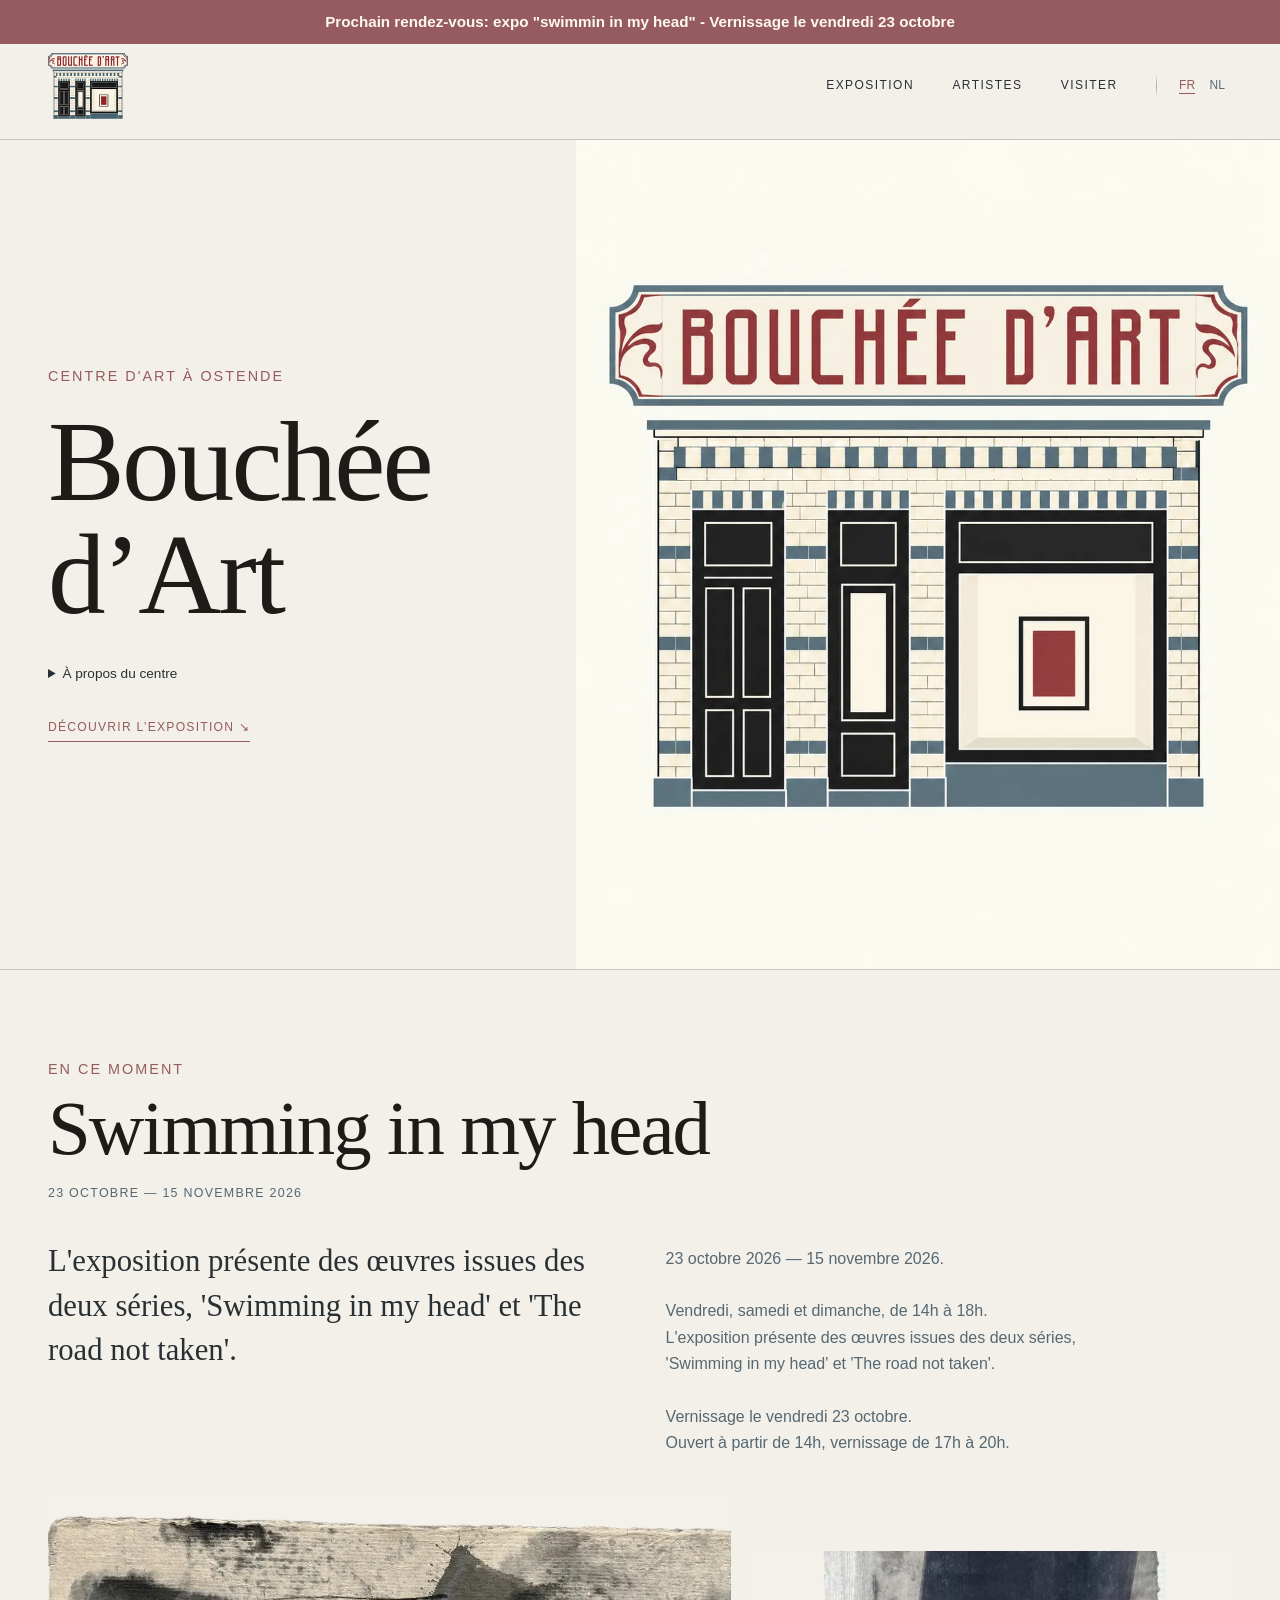
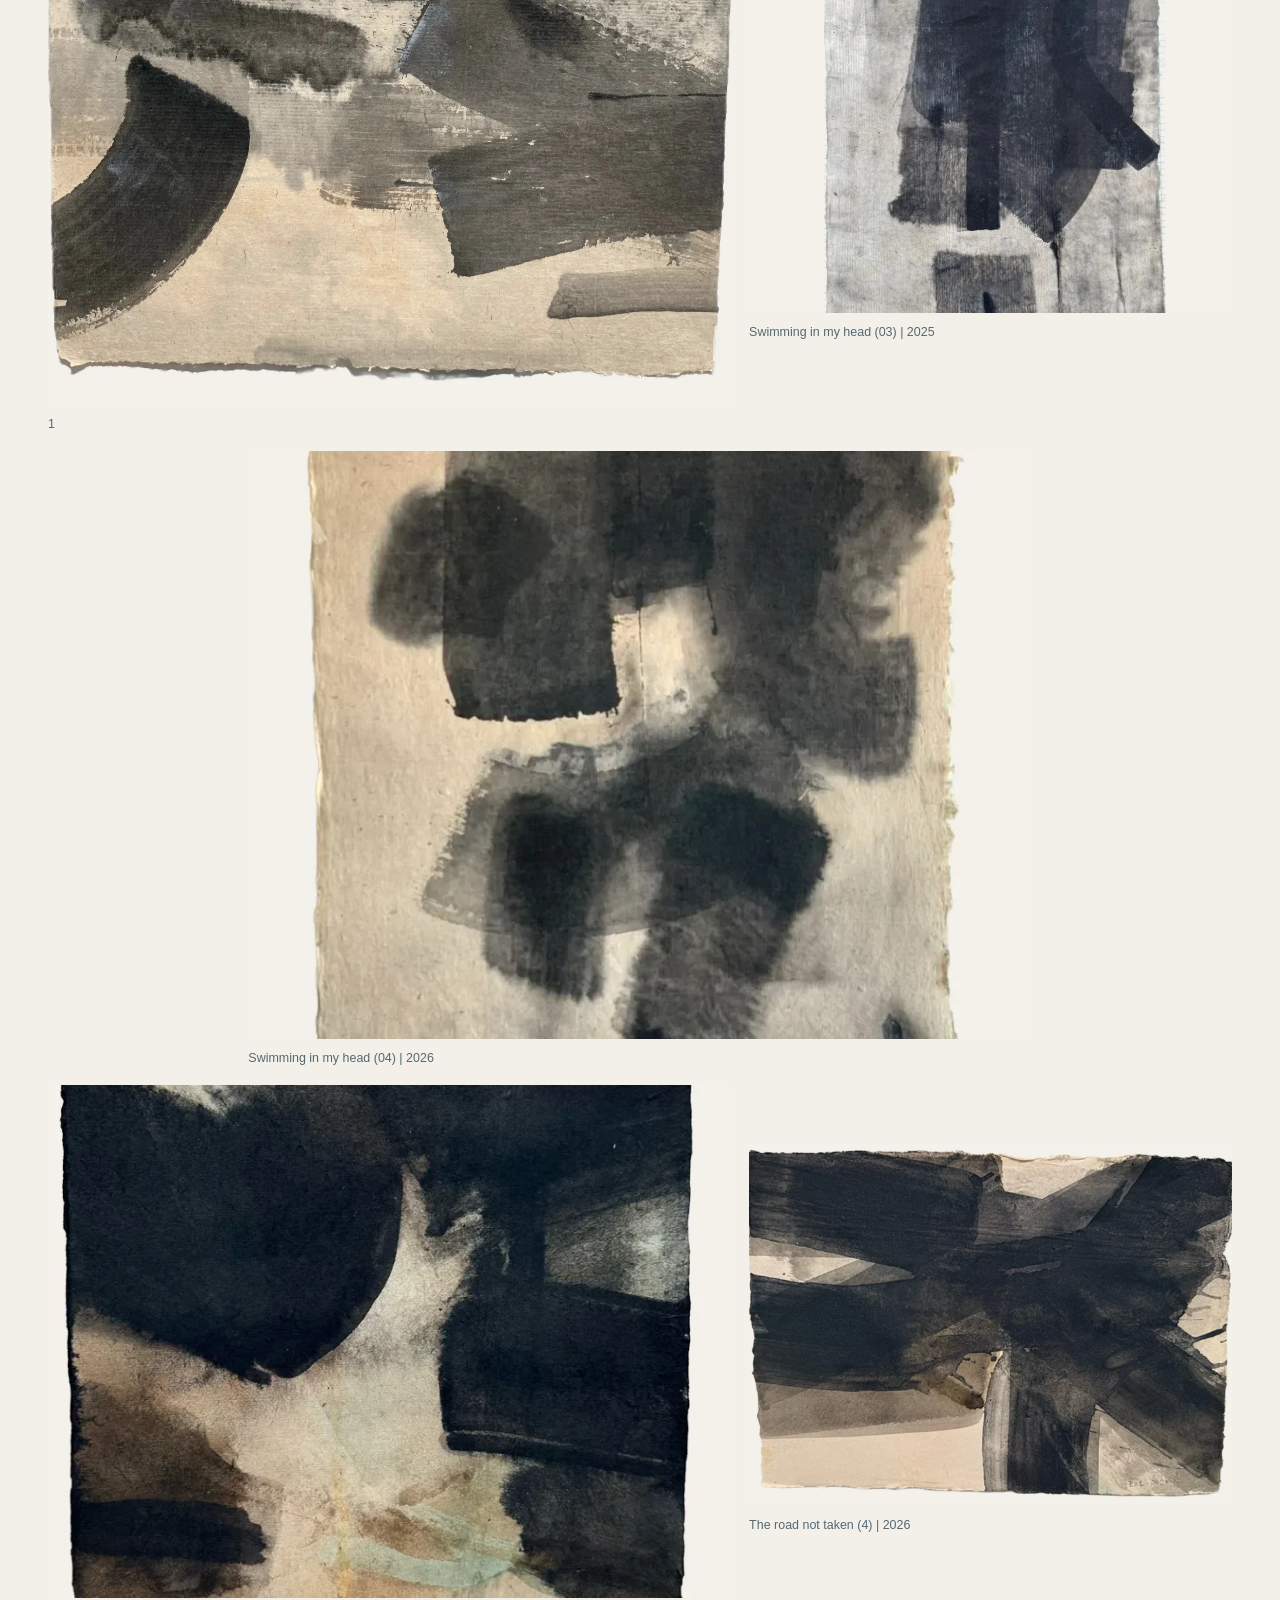
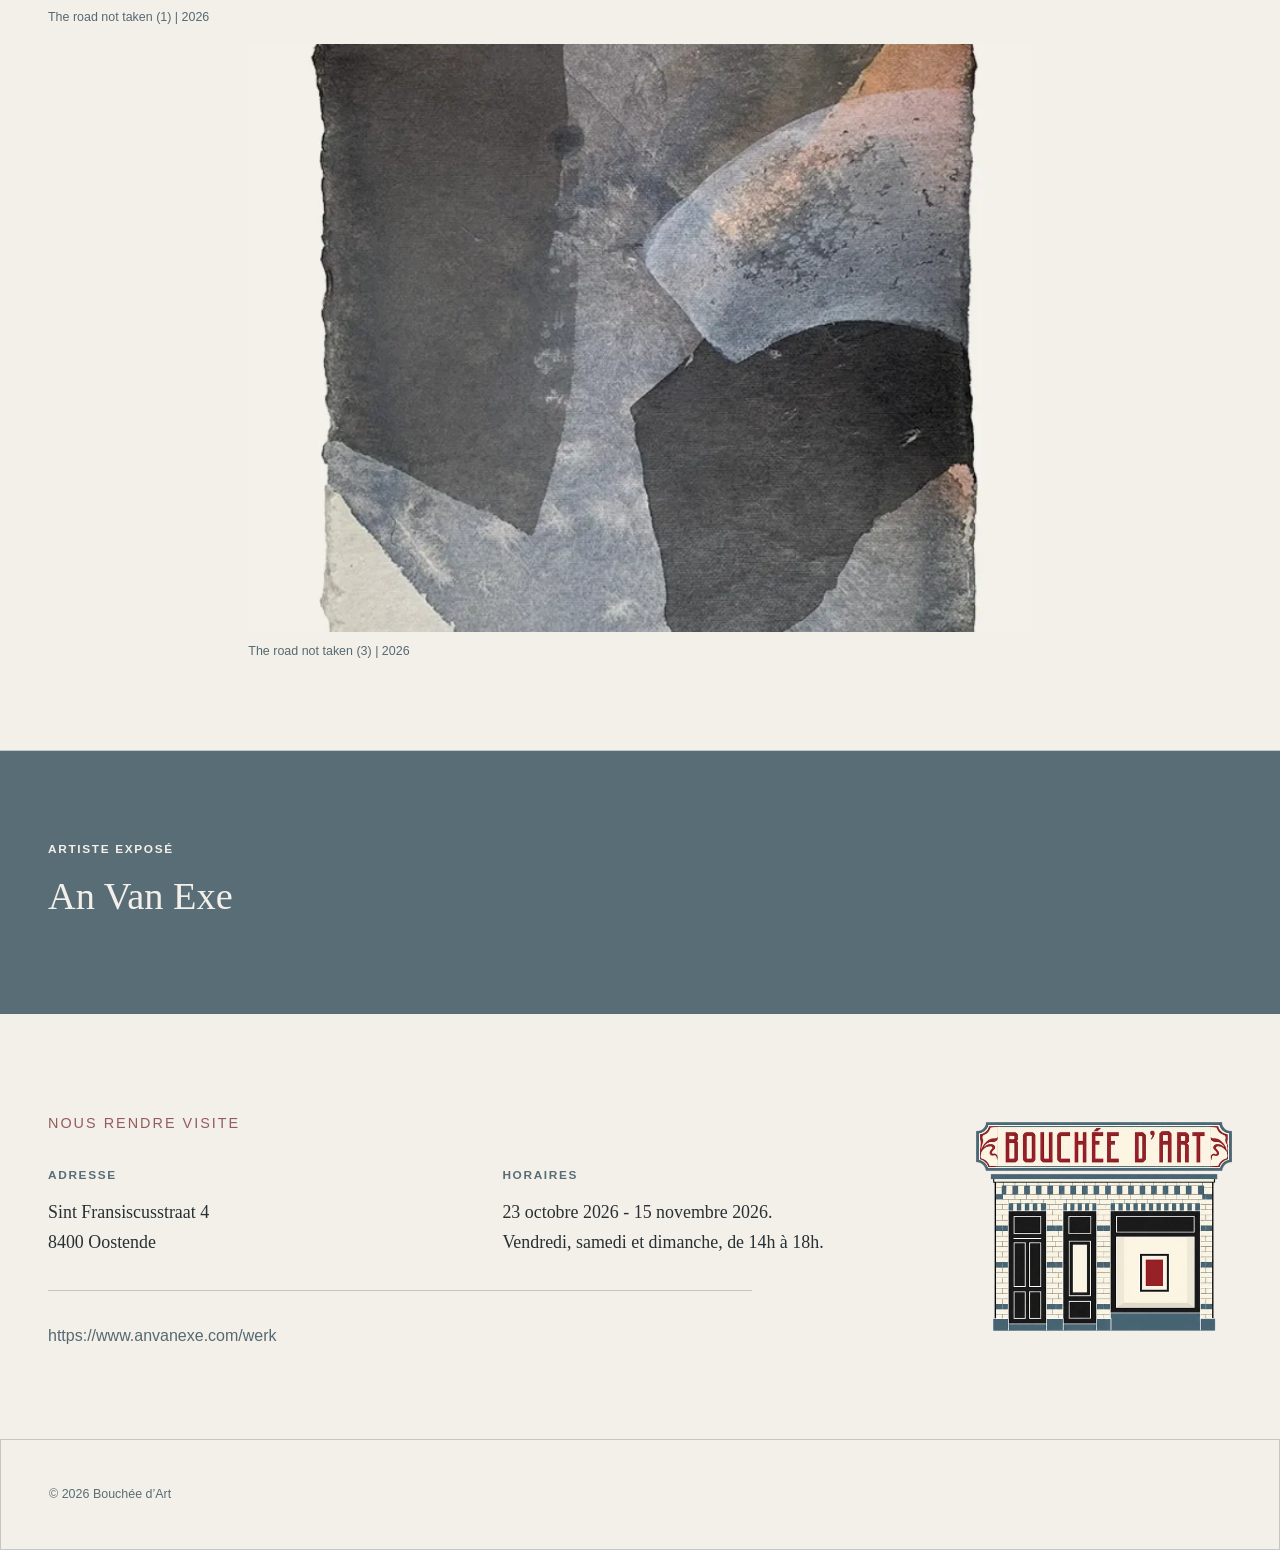
<file: index.html>
<!doctype html>
<html lang="fr">
<head>
  <meta charset="utf-8">
  <meta name="viewport" content="width=device-width, initial-scale=1">
  <meta name="description" content="Bouchée d’Art, centre d’art à Ostende (Oostende). Expositions de peinture et de sculpture, artistes, horaires et adresse : Sint Fransiscusstraat 4.">
  <meta name="google-site-verification" content="1x4KjlLlKPIGVOv7gC3n8e37hHFDHzjJZvXTYifNscQ">
  <link rel="icon" type="image/x-icon" sizes="32x32 48x48" href="/favicon.ico">
  <link rel="icon" type="image/png" sizes="96x96" href="assets/favicon-96.png">
  <link rel="canonical" href="https://boucheedart.be/">
  <link rel="alternate" hreflang="fr" href="https://boucheedart.be/">
  <link rel="alternate" hreflang="nl" href="https://boucheedart.be/nl/">
  <link rel="alternate" hreflang="x-default" href="https://boucheedart.be/">
  <meta property="og:type" content="website">
  <meta property="og:title" content="Bouchée d’Art — Centre d’art à Ostende">
  <meta property="og:description" content="Bouchée d’Art, centre d’art à Ostende (Oostende). Expositions de peinture et de sculpture, artistes, horaires et adresse : Sint Fransiscusstraat 4.">
  <meta property="og:url" content="https://boucheedart.be/">
  <meta property="og:locale" content="fr_BE">
  <meta property="og:image" content="https://boucheedart.be/assets/uploads/1791986365556-accueil-boucheedart2.webp">
  <script type="application/ld+json">{"@context":"https://schema.org","@type":"WebSite","@id":"https://boucheedart.be/#website","name":"Bouchée d’Art","url":"https://boucheedart.be/","inLanguage":["fr","nl"],"description":"Bouchée d’Art, centre d’art à Ostende (Oostende). Expositions de peinture et de sculpture, artistes, horaires et adresse : Sint Fransiscusstraat 4."}</script>
  <script type="application/json" id="published-content">{"temporaryMessage":"Prochain rendez-vous: expo \"swimmin in my head\" - Vernissage le vendredi 23 octobre","navExhibition":"Exposition","navArtists":"Artistes","navVisit":"Visiter","discover":"Découvrir l’exposition","aboutLabel":"À propos du centre","peopleEyebrow":"","artistsLabel":"Artiste exposé","managerLabel":"","visitEyebrow":"Nous rendre visite","addressLabel":"Adresse","hoursLabel":"Horaires","contactLabel":"Contact","menuLabel":"Menu","adminLabel":"Administration","langFrLabel":"FR","langNlLabel":"NL","heroAlt":"Affiche de l’exposition « voyage inattendu » d’André Laurent à Bouchée d’Art, Ostende","workLabel":"Œuvre","pageTitleSuffix":"Centre d’art à Ostende","metaDescription":"Bouchée d’Art, centre d’art à Ostende (Oostende). Expositions de peinture et de sculpture, artistes, horaires et adresse : Sint Fransiscusstraat 4.","navAriaLabel":"Navigation principale","languageAriaLabel":"Langue","artGridAriaLabel":"Œuvres de l’exposition","galleryName":"Bouchée d’Art","heroEyebrow":"Centre d'Art à Ostende","galleryIntro":"Bouchée d’Art est un centre d’art à Ostende, situé Sint Fransiscusstraat 4. Découvrez les expositions de peinture et de sculpture et les artistes présentés.","exhibitionEyebrow":"En ce moment","sitePaused":false,"pausedMessage":"Le site web de Bouchée d'Art n'est pas encore disponible. À bientôt.","exhibitionTitle":"Swimming in my head","exhibitionDates":"23 octobre — 15 novembre 2026","exhibitionText":"L'exposition présente des œuvres issues des deux séries, 'Swimming in my head' et 'The road not taken'.","exhibitionExtra":"23 octobre 2026 — 15 novembre 2026.\n\nVendredi, samedi et dimanche, de 14h à 18h.\nL'exposition présente des œuvres issues des deux séries, 'Swimming in my head' et 'The road not taken'.\n\nVernissage le vendredi 23 octobre.\nOuvert à partir de 14h, vernissage de 17h à 20h.","artists":"An Van Exe","manager":"","address":"Sint Fransiscusstraat 4\n8400 Oostende","hours":"23 octobre 2026 - 15 novembre 2026.\nVendredi, samedi et dimanche, de 14h à 18h.","email":"","phone":"","additionalInfo":"https://www.anvanexe.com/werk","heroImage":"assets/uploads/1791986365556-accueil-boucheedart2.webp","images":[{"src":"assets/uploads/1791986376432-oeuvre-1.webp","alt":"Œuvre — 1","caption":"1","captionNl":"1"},{"src":"assets/uploads/1791985270697-oeuvre-2.webp","alt":"Œuvre ","caption":"Swimming in my head (03) | 2025","captionNl":"Swimming in my head (03) | 2025","altNl":"Œuvre"},{"src":"assets/uploads/1791985274926-oeuvre-capture-d-ecran-2026-10-14-153357.webp","alt":"","caption":"Swimming in my head (04) | 2026","captionNl":"Swimming in my head (04) | 2026","altNl":""},{"src":"assets/uploads/1791985890863-oeuvre-capture-d-ecran-2026-10-14-154937.webp","alt":"","caption":"The road not taken (1) | 2026","captionNl":"The road not taken (1) | 2026","altNl":""},{"src":"assets/uploads/1791985893292-oeuvre-capture-d-ecran-2026-10-14-155032.webp","alt":"","caption":"The road not taken (4) | 2026","captionNl":"The road not taken (4) | 2026","altNl":""},{"src":"assets/uploads/1791986117069-oeuvre-capture-d-ecran-2026-10-14-155455.webp","alt":"","caption":"The road not taken (3) | 2026","captionNl":"The road not taken (3) | 2026","altNl":""}],"peopleTitle":"Artiste exposé","visitTitle":"Le Centre d'Art","nl":{"temporaryMessage":"Volgende afspraak: expo 'swimmin in my head' - Vernissage op vrijdag 23 oktober","navExhibition":"Tentoonstelling","navArtists":"Kunstenaars","navVisit":"Bezoeken","discover":"Ontdek de tentoonstelling","aboutLabel":"Over het kunstcentrum","peopleEyebrow":"","artistsLabel":"Kunstenaar","managerLabel":"","visitEyebrow":"Bezoek ons","addressLabel":"Adres","hoursLabel":"Openingsuren","contactLabel":"Contact","menuLabel":"Menu","adminLabel":"Beheer","langFrLabel":"FR","langNlLabel":"NL","heroAlt":"Affiche van de tentoonstelling « voyage inattendu » van André Laurent bij Bouchée d’Art in Oostende","workLabel":"Kunstwerk","pageTitleSuffix":"Kunstcentrum in Oostende","metaDescription":"Bouchée d’Art is een kunstcentrum in Oostende. Ontdek tentoonstellingen met schilderijen en sculpturen, kunstenaars en openingsuren. Sint Fransiscusstraat 4.","navAriaLabel":"Hoofdnavigatie","languageAriaLabel":"Taal","artGridAriaLabel":"Kunstwerken van de tentoonstelling","galleryName":"Bouchée d’Art","heroEyebrow":"Kunstcentrum in Oostende","galleryIntro":"Bouchée d’Art is een kunstcentrum in Oostende, gevestigd in de Sint Fransiscusstraat 4. Ontdek tentoonstellingen met schilderijen en sculpturen en de deelnemende kunstenaars.","exhibitionEyebrow":"Nu te zien","exhibitionTitle":"Swimming in my head","exhibitionDates":"23 oktober 2026 — 15 november 2026","exhibitionText":"De tentoonstelling bevat werken uit beide reeksen, 'Swimming in my head' en 'The road not taken'.","exhibitionExtra":"23 oktober 2026 — 15 november 2026. \nVrijdag, zaterdag en zondag, van 14 tot 18uur.\nDe tentoonstelling bevat werken uit beide reeksen, 'Swimming in my head' en 'The road not taken'.\n\nVernissage op vrijdag 23 oktober.\nOpen vanaf 14uur, vernissage van 17 tot 20uur.","artists":"An Van Exe","manager":"","peopleTitle":"Kunstenaar","visitTitle":"Kunsttentoonstelling","address":"Sint Fransiscusstraat 4\n8400 Oostende","hours":"23 oktober 2026 - 15 november 2026. \nVrijdag, zaterdag en zondag, van 14 tot 18uur.","additionalInfo":"https://www.anvanexe.com/werk","pausedMessage":"Momenteel zijn er geen tentoonstellingen. Tot binnenkort.","imageCaptions":[{"src":"assets/work-mineral.webp","caption":"Ana Vermeer — Strates, 2026"},{"src":"assets/gallery-hero.webp","caption":"Terrain sensible — vue de l’exposition"},{"src":"assets/work-ceramic.webp","caption":"Sofia Marin — Matière vive, 2026"}]},"temporaryMessageVisible":true}</script>
  <title>Bouchée d’Art — Centre d’art à Ostende</title>
  <link rel="stylesheet" href="assets/styles.css?v=16">
</head>
<body>
  <header class="site-header">
    <p class="temporary-message" data-field="temporaryMessage">Prochain rendez-vous: expo &quot;swimmin in my head&quot; - Vernissage le vendredi 23 octobre</p>
    <a class="brand" href="#accueil" aria-label="Bouchée d’Art" data-aria-field="galleryName"><img src="assets/logo-bouchee-art-160.webp" width="160" height="131" alt="" decoding="async"></a>
    <div class="header-actions">
      <button class="menu-toggle" type="button" aria-expanded="false" aria-controls="main-nav" data-field="menuLabel">Menu</button>
      <nav id="main-nav" aria-label="Navigation principale" data-aria-field="navAriaLabel">
        <a href="#exposition" data-field="navExhibition">Exposition</a>
        <a href="#artistes" data-field="navArtists">Artistes</a>
        <a href="#visiter" data-field="navVisit">Visiter</a>
      </nav>
      <div class="language-switch" aria-label="Langue" data-aria-field="languageAriaLabel"><a href="./" data-lang="fr" class="active" data-field="langFrLabel">FR</a><a href="nl/" data-lang="nl" class="" data-field="langNlLabel">NL</a></div>
    </div>
  </header>

  <main>
    <section class="hero" id="accueil">
      <div class="hero-copy reveal">
        <p class="eyebrow" data-field="heroEyebrow">Centre d&#39;Art à Ostende</p>
        <h1 data-field="galleryName">Bouchée d’Art</h1>
        <details class="gallery-about" id="gallery-about">
          <summary data-field="aboutLabel">À propos du centre</summary>
          <p class="lede" data-field="galleryIntro">Bouchée d’Art est un centre d’art à Ostende, situé Sint Fransiscusstraat 4. Découvrez les expositions de peinture et de sculpture et les artistes présentés.</p>
        </details>
        <a class="text-link" href="#exposition"><span data-field="discover">Découvrir l’exposition</span> <span aria-hidden="true">↘</span></a>
      </div>
      <figure class="hero-visual reveal">
        <img id="hero-image" fetchpriority="high" decoding="async" src="assets/uploads/1791986365556-accueil-boucheedart2.webp" alt="Affiche de l’exposition « voyage inattendu » d’André Laurent à Bouchée d’Art, Ostende">
      </figure>
    </section>

    <section class="exhibition section" id="exposition">
      <div class="section-heading reveal">
        <p class="eyebrow" data-field="exhibitionEyebrow">En ce moment</p>
        <h2 data-field="exhibitionTitle">Swimming in my head</h2>
        <p class="dates" data-field="exhibitionDates">23 octobre — 15 novembre 2026</p>
      </div>
      <div class="exhibition-copy reveal">
        <p data-field="exhibitionText">L&#39;exposition présente des œuvres issues des deux séries, &#39;Swimming in my head&#39; et &#39;The road not taken&#39;.</p>
        <p class="detail" data-field="exhibitionExtra">23 octobre 2026 — 15 novembre 2026.<br><br>Vendredi, samedi et dimanche, de 14h à 18h.<br>L&#39;exposition présente des œuvres issues des deux séries, &#39;Swimming in my head&#39; et &#39;The road not taken&#39;.<br><br>Vernissage le vendredi 23 octobre.<br>Ouvert à partir de 14h, vernissage de 17h à 20h.</p>
      </div>
      <div class="art-grid" id="art-grid" aria-label="Œuvres de l’exposition" data-aria-field="artGridAriaLabel"><figure class="art-card reveal"><img src="assets/uploads/1791986376432-oeuvre-1.webp" alt="Œuvre — 1" loading="lazy" decoding="async"><figcaption>1</figcaption></figure>
<figure class="art-card reveal"><img src="assets/uploads/1791985270697-oeuvre-2.webp" alt="Œuvre " loading="lazy" decoding="async"><figcaption>Swimming in my head (03) | 2025</figcaption></figure>
<figure class="art-card reveal"><img src="assets/uploads/1791985274926-oeuvre-capture-d-ecran-2026-10-14-153357.webp" alt="Œuvre 3" loading="lazy" decoding="async"><figcaption>Swimming in my head (04) | 2026</figcaption></figure>
<figure class="art-card reveal"><img src="assets/uploads/1791985890863-oeuvre-capture-d-ecran-2026-10-14-154937.webp" alt="Œuvre 4" loading="lazy" decoding="async"><figcaption>The road not taken (1) | 2026</figcaption></figure>
<figure class="art-card reveal"><img src="assets/uploads/1791985893292-oeuvre-capture-d-ecran-2026-10-14-155032.webp" alt="Œuvre 5" loading="lazy" decoding="async"><figcaption>The road not taken (4) | 2026</figcaption></figure>
<figure class="art-card reveal"><img src="assets/uploads/1791986117069-oeuvre-capture-d-ecran-2026-10-14-155455.webp" alt="Œuvre 6" loading="lazy" decoding="async"><figcaption>The road not taken (3) | 2026</figcaption></figure></div>
    </section>

    <section class="people section" id="artistes">
      <div class="section-heading reveal">
        <h2 class="eyebrow" data-field="peopleEyebrow" hidden></h2>
      </div>
      <div class="people-grid reveal">
        <div>
          <h3 data-field="artistsLabel">Artiste exposé</h3>
          <p data-field="artists">An Van Exe</p>
        </div>
        <div>
          <h3 data-field="managerLabel" hidden></h3>
          <p data-field="manager" hidden></p>
        </div>
      </div>
    </section>

    <section class="visit section" id="visiter">
      <div class="visit-layout">
      <div class="visit-content">
      <div class="section-heading reveal">
        <h2 class="eyebrow" data-field="visitEyebrow">Nous rendre visite</h2>
      </div>
      <div class="visit-grid reveal">
        <div>
          <h3 data-field="addressLabel">Adresse</h3>
          <p data-field="address">Sint Fransiscusstraat 4<br>8400 Oostende</p>
        </div>
        <div>
          <h3 data-field="hoursLabel">Horaires</h3>
          <p data-field="hours">23 octobre 2026 - 15 novembre 2026.<br>Vendredi, samedi et dimanche, de 14h à 18h.</p>
        </div>
        <div>
          <h3 data-field="contactLabel">Contact</h3>
          <p><a id="email-link" href="mailto:" data-field="email" hidden></a><br id="contact-break" hidden><a id="phone-link" href="tel:" data-field="phone" hidden></a></p>
        </div>
      </div>
      <p class="additional reveal" data-field="additionalInfo">https://www.anvanexe.com/werk</p>
      </div>
      <a class="visit-logo" href="#accueil" aria-label="Bouchée d’Art" data-aria-field="galleryName"><img src="assets/logo-bouchee-art-480.webp" width="480" height="392" alt="" loading="lazy" decoding="async"></a>
      </div>
    </section>
  </main>

  <footer>
    <p>© <span id="year">2026</span> <span data-field="galleryName">Bouchée d’Art</span></p>
  </footer>
  <script src="assets/text-defaults.js?v=3" defer></script>
  <script src="assets/site.js?v=11" defer></script>
</body>
</html>
</file>
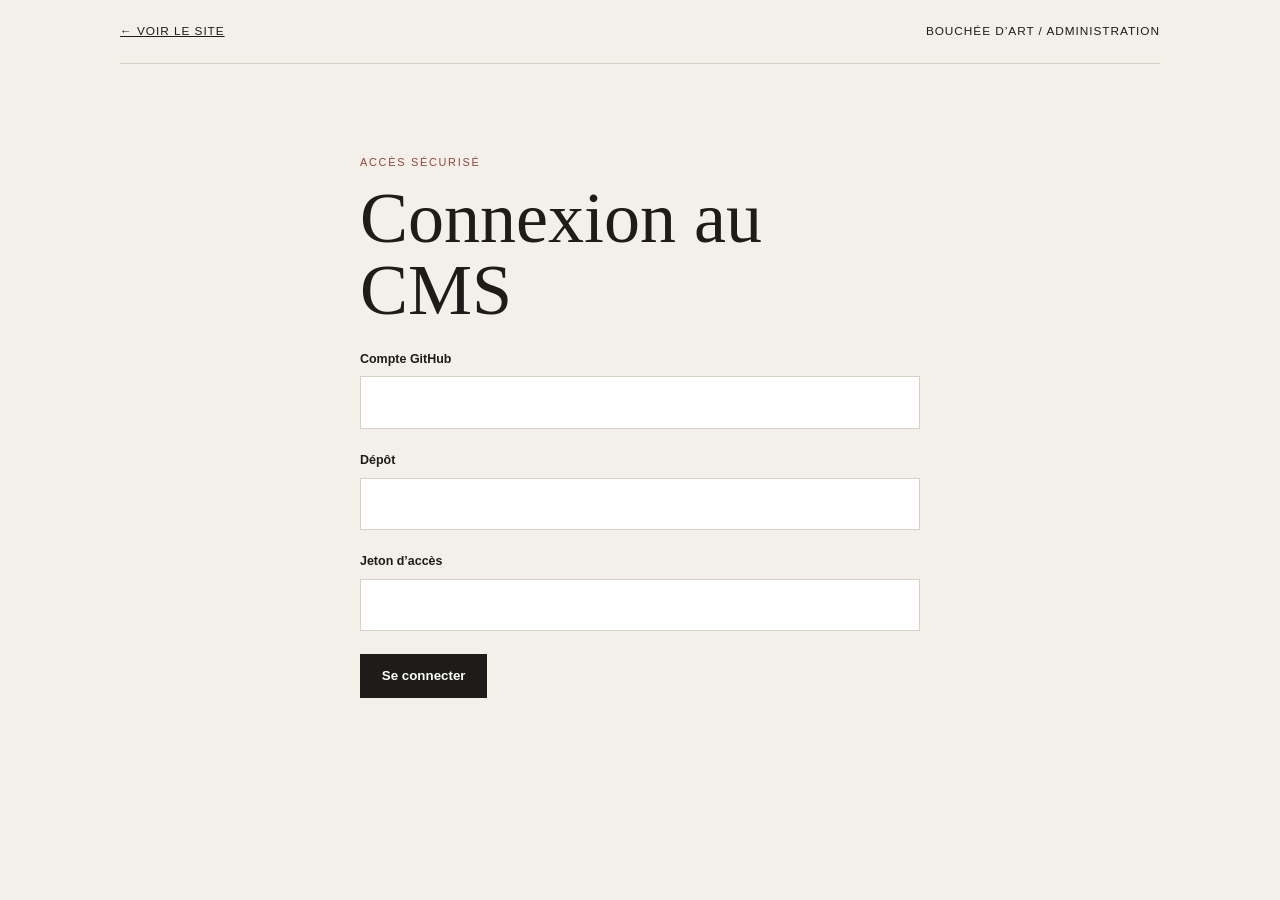
<file: admin/index.html>
<!doctype html>
<html lang="fr">
<head>
  <meta charset="utf-8">
  <meta name="viewport" content="width=device-width,initial-scale=1">
  <meta name="robots" content="noindex,nofollow">
  <title>Administration — Bouchée d’Art</title>
  <link rel="stylesheet" href="admin.css?v=7">
</head>
<body>
<main class="admin-shell">
  <header><a href="../">← Voir le site</a><span>Bouchée d’Art / Administration</span></header>
  <section id="login-panel" class="panel narrow">
    <p class="eyebrow">Accès sécurisé</p><h1>Connexion au CMS</h1>
    <form id="login-form">
      <label>Compte GitHub<input name="owner" autocomplete="username" required></label>
      <label>Dépôt<input name="repo" required></label>
      <label>Jeton d’accès<input name="token" type="password" autocomplete="current-password" required></label>
      <button type="submit">Se connecter</button><p id="login-status" class="status" aria-live="polite"></p>
    </form>
  </section>
  <section id="editor-panel" class="panel" hidden>
    <div class="editor-heading"><div><p class="eyebrow">Contenu du site</p><h1>Modifier le site</h1></div><button type="button" class="quiet" id="logout">Se déconnecter</button></div>
    <p class="editor-help">Les rubriques suivent l’ordre du site. Modifiez les textes français et néerlandais, puis enregistrez un brouillon ou publiez les changements.</p>
    <nav class="editor-nav" aria-label="Rubriques d’édition">
      <a href="#edit-banner">Bandeau</a><a href="#edit-navigation">En-tête</a><a href="#edit-home">Accueil</a><a href="#edit-exhibition">Exposition</a><a href="#edit-people">Artistes</a><a href="#edit-visit">Visite et contact</a><a href="#edit-settings">Options</a>
    </nav>
    <form id="content-form">
      <fieldset id="edit-banner"><legend>1. Bandeau temporaire</legend>
        <div class="radio-group" role="group" aria-labelledby="banner-display-label"><p id="banner-display-label">Affichage du bandeau dans les deux langues</p><div class="radio-options"><label><input type="radio" name="temporaryMessageVisible" value="true">Afficher</label><label><input type="radio" name="temporaryMessageVisible" value="false">Masquer</label></div></div>
        <p class="help">Masquer conserve les textes. Cliquez sur Publier pour appliquer le choix au site.</p><div data-fields-for="banner"></div>
      </fieldset>
      <fieldset id="edit-navigation"><legend>2. En-tête et navigation</legend>
        <label>Nom du centre — identique dans les deux langues<input name="galleryName" required></label><div data-fields-for="navigation"></div>
      </fieldset>
      <fieldset id="edit-home"><legend>3. Accueil</legend>
        <p class="help">La présentation apparaît dans le volet « À propos du centre », fermé par défaut.</p><div data-fields-for="home"></div>
        <label>Photo d’accueil<input id="hero-file" type="file" accept="image/*,.heic,.heif"></label><p class="help">La photo est optimisée et téléversée dès sa sélection. Enregistrez ou publiez ensuite pour l’utiliser.</p><figure class="hero-preview"><img id="hero-preview-image" alt="Aperçu de la photo d’accueil"></figure>
      </fieldset>
      <fieldset id="edit-exhibition"><legend>4. Exposition et œuvres</legend><div data-fields-for="exhibition"></div>
        <label>Ajouter des photos d’œuvres<input id="image-files" type="file" accept="image/*,.heic,.heif" multiple></label><p class="help">Chaque photo possède une légende et un texte alternatif dans les deux langues. Les flèches changent l’ordre des photos.</p><div id="upload-status" class="status" aria-live="polite"></div><div id="image-list" class="image-list"></div>
      </fieldset>
      <fieldset id="edit-people"><legend>5. Artistes et responsable</legend><div data-fields-for="people"></div></fieldset>
      <fieldset id="edit-visit"><legend>6. Visite et contact</legend><div data-fields-for="visit"></div><div class="columns"><label>E-mail — commun aux deux langues<input name="email" type="email"></label><label>Téléphone — commun aux deux langues<input name="phone" type="tel"></label></div></fieldset>
      <details class="advanced-settings" id="edit-settings"><summary>Options du site : référencement, accessibilité et mise en pause</summary>
        <fieldset><legend>Référencement et accessibilité</legend><div data-fields-for="advanced"></div></fieldset>
        <fieldset><legend>Mise en pause du site</legend><label class="toggle-row"><span><strong>Masquer temporairement tout le site</strong><small>Remplace le site par le message ci-dessous.</small></span><span class="switch"><input name="sitePaused" type="checkbox"><span class="slider"></span></span></label><div data-fields-for="pause"></div></fieldset>
      </details>
      <div class="actions-bar"><button type="button" id="save-button">Enregistrer le brouillon</button><button type="button" id="publish-button" class="publish">Publier</button></div><p id="save-status" class="status" aria-live="polite"></p>
    </form>
  </section>
</main>
<script src="../assets/text-defaults.js?v=3" defer></script><script src="../assets/seo-renderer.js?v=4" defer></script><script src="admin.js?v=15" defer></script>
</body>
</html>
</file>
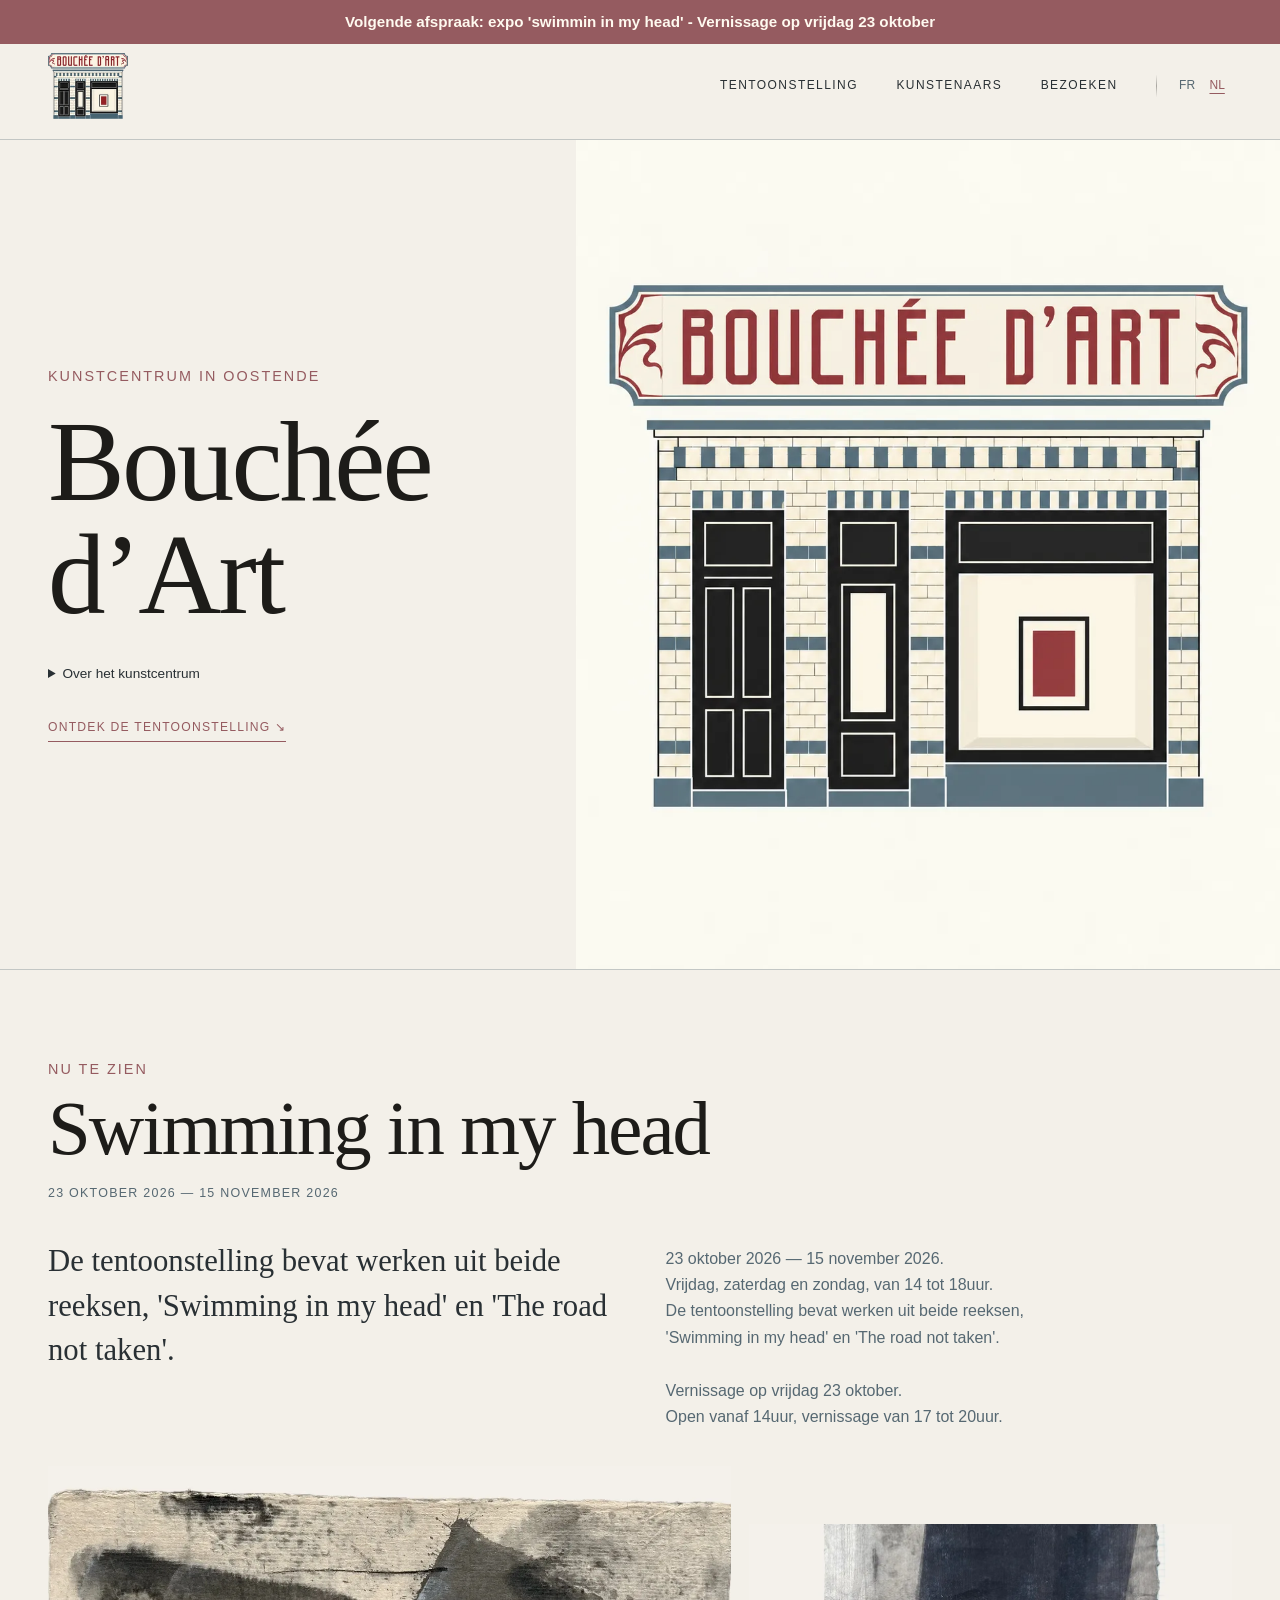
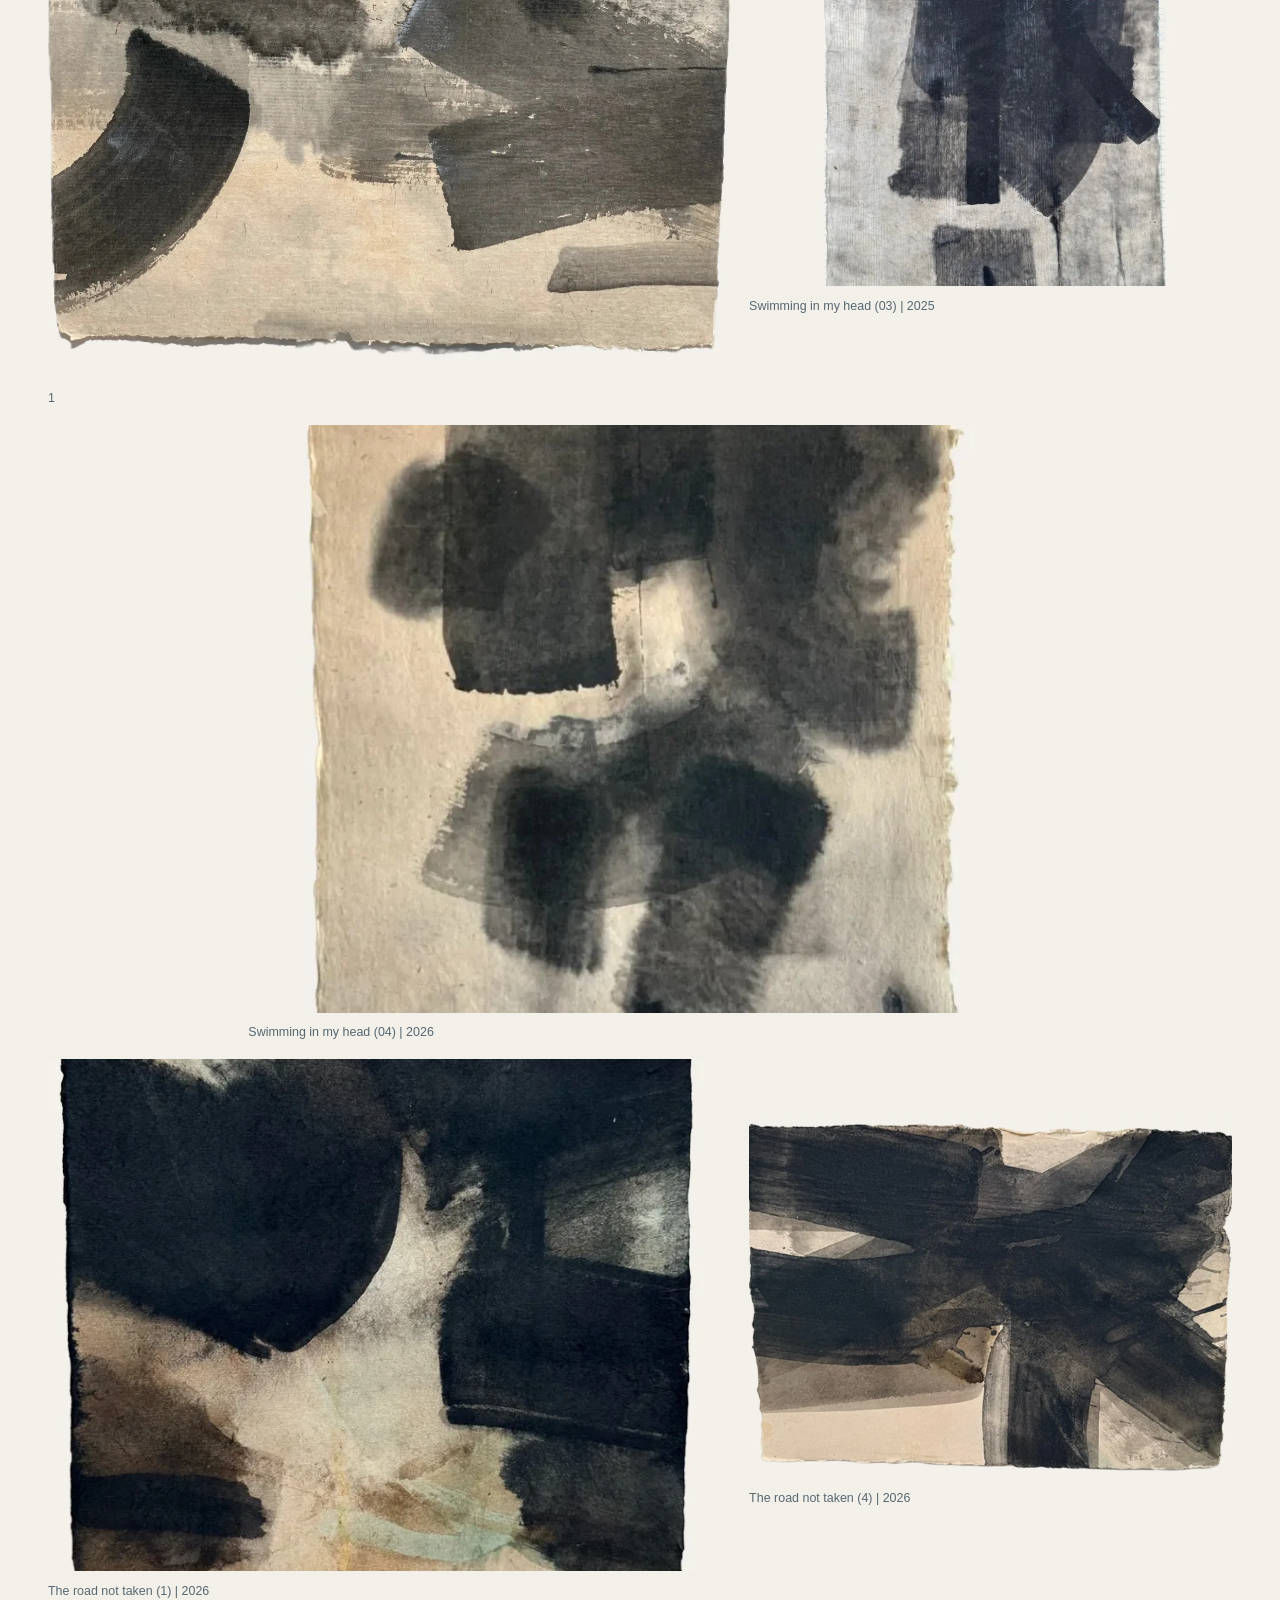
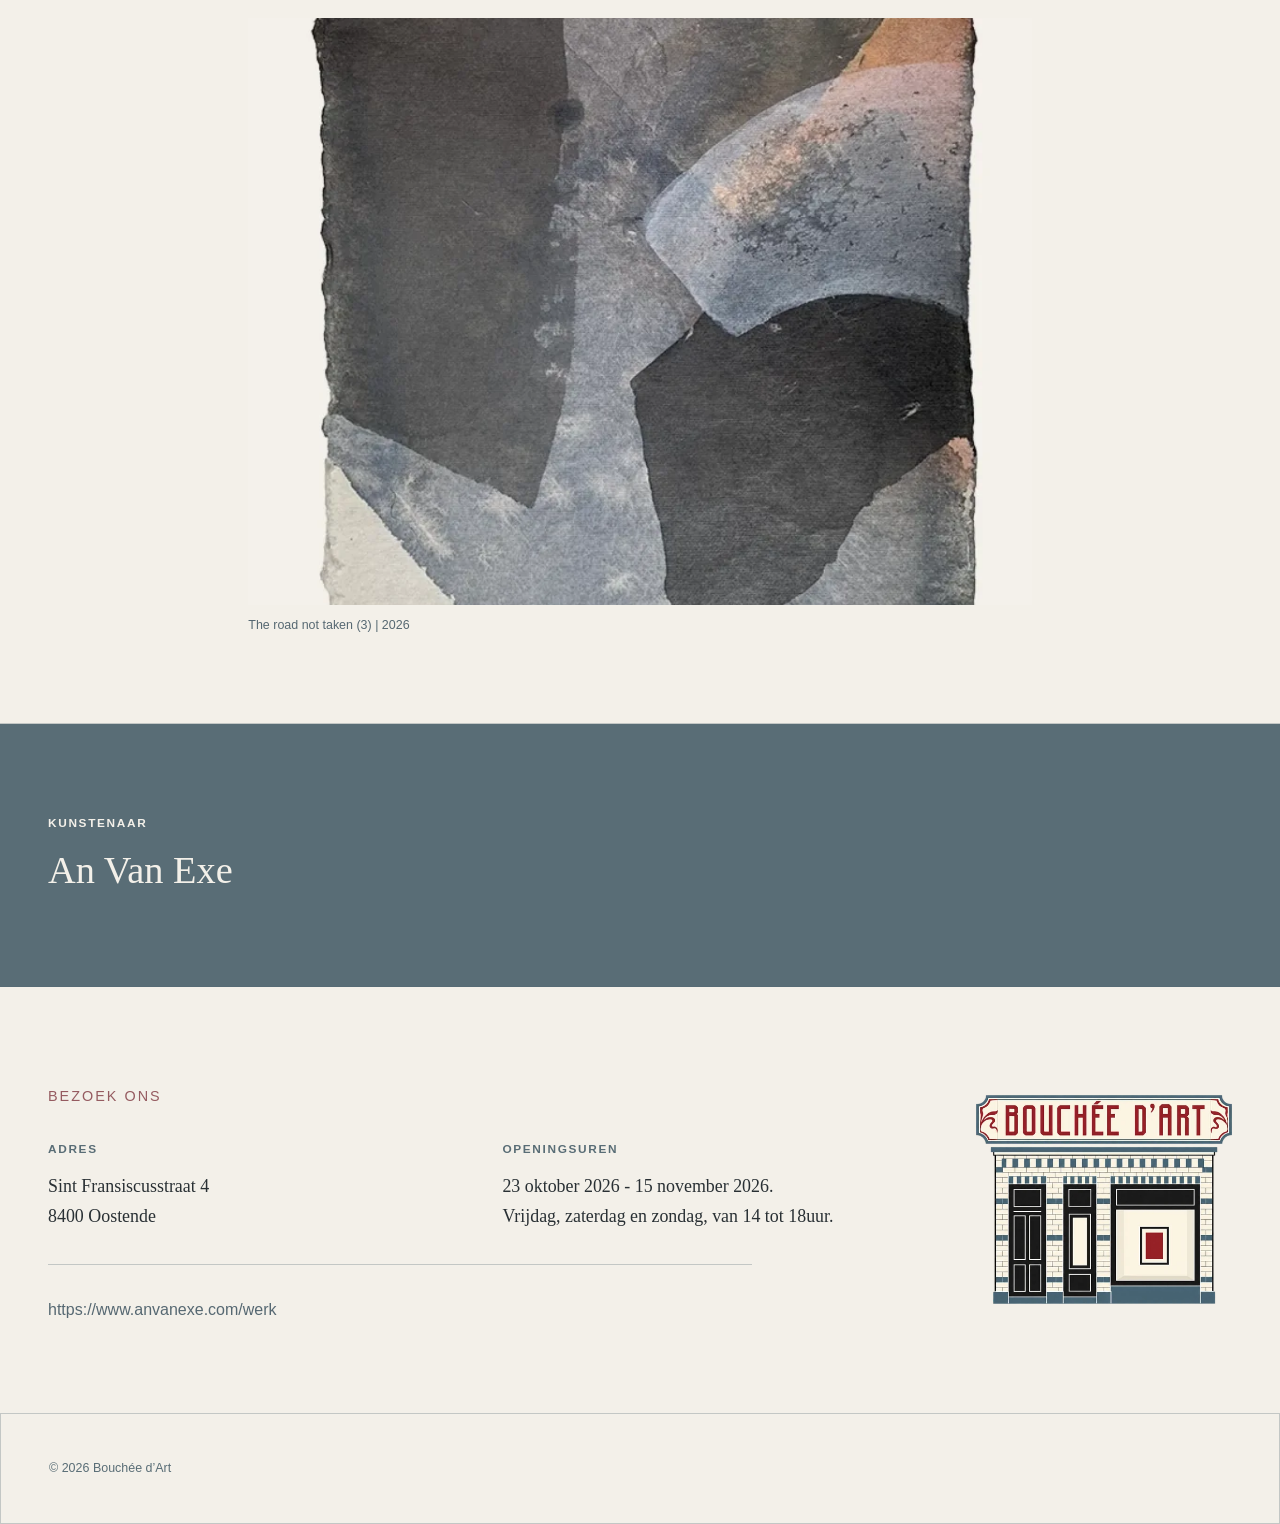
<file: nl/index.html>
<!doctype html>
<html lang="nl">
<head>
  <meta charset="utf-8">
  <meta name="viewport" content="width=device-width, initial-scale=1">
  <meta name="description" content="Bouchée d’Art is een kunstcentrum in Oostende. Ontdek tentoonstellingen met schilderijen en sculpturen, kunstenaars en openingsuren. Sint Fransiscusstraat 4.">
  <meta name="google-site-verification" content="1x4KjlLlKPIGVOv7gC3n8e37hHFDHzjJZvXTYifNscQ">
  <link rel="icon" type="image/x-icon" sizes="32x32 48x48" href="/favicon.ico">
  <link rel="icon" type="image/png" sizes="96x96" href="../assets/favicon-96.png">
  <link rel="canonical" href="https://boucheedart.be/nl/">
  <link rel="alternate" hreflang="fr" href="https://boucheedart.be/">
  <link rel="alternate" hreflang="nl" href="https://boucheedart.be/nl/">
  <link rel="alternate" hreflang="x-default" href="https://boucheedart.be/">
  <meta property="og:type" content="website">
  <meta property="og:title" content="Bouchée d’Art — Kunstcentrum in Oostende">
  <meta property="og:description" content="Bouchée d’Art is een kunstcentrum in Oostende. Ontdek tentoonstellingen met schilderijen en sculpturen, kunstenaars en openingsuren. Sint Fransiscusstraat 4.">
  <meta property="og:url" content="https://boucheedart.be/nl/">
  <meta property="og:locale" content="nl_BE">
  <meta property="og:image" content="https://boucheedart.be/assets/uploads/1791986365556-accueil-boucheedart2.webp">
  <script type="application/ld+json">{"@context":"https://schema.org","@type":"WebSite","@id":"https://boucheedart.be/#website","name":"Bouchée d’Art","url":"https://boucheedart.be/","inLanguage":["fr","nl"],"description":"Bouchée d’Art is een kunstcentrum in Oostende. Ontdek tentoonstellingen met schilderijen en sculpturen, kunstenaars en openingsuren. Sint Fransiscusstraat 4."}</script>
  <script type="application/json" id="published-content">{"temporaryMessage":"Prochain rendez-vous: expo \"swimmin in my head\" - Vernissage le vendredi 23 octobre","navExhibition":"Exposition","navArtists":"Artistes","navVisit":"Visiter","discover":"Découvrir l’exposition","aboutLabel":"À propos du centre","peopleEyebrow":"","artistsLabel":"Artiste exposé","managerLabel":"","visitEyebrow":"Nous rendre visite","addressLabel":"Adresse","hoursLabel":"Horaires","contactLabel":"Contact","menuLabel":"Menu","adminLabel":"Administration","langFrLabel":"FR","langNlLabel":"NL","heroAlt":"Affiche de l’exposition « voyage inattendu » d’André Laurent à Bouchée d’Art, Ostende","workLabel":"Œuvre","pageTitleSuffix":"Centre d’art à Ostende","metaDescription":"Bouchée d’Art, centre d’art à Ostende (Oostende). Expositions de peinture et de sculpture, artistes, horaires et adresse : Sint Fransiscusstraat 4.","navAriaLabel":"Navigation principale","languageAriaLabel":"Langue","artGridAriaLabel":"Œuvres de l’exposition","galleryName":"Bouchée d’Art","heroEyebrow":"Centre d'Art à Ostende","galleryIntro":"Bouchée d’Art est un centre d’art à Ostende, situé Sint Fransiscusstraat 4. Découvrez les expositions de peinture et de sculpture et les artistes présentés.","exhibitionEyebrow":"En ce moment","sitePaused":false,"pausedMessage":"Le site web de Bouchée d'Art n'est pas encore disponible. À bientôt.","exhibitionTitle":"Swimming in my head","exhibitionDates":"23 octobre — 15 novembre 2026","exhibitionText":"L'exposition présente des œuvres issues des deux séries, 'Swimming in my head' et 'The road not taken'.","exhibitionExtra":"23 octobre 2026 — 15 novembre 2026.\n\nVendredi, samedi et dimanche, de 14h à 18h.\nL'exposition présente des œuvres issues des deux séries, 'Swimming in my head' et 'The road not taken'.\n\nVernissage le vendredi 23 octobre.\nOuvert à partir de 14h, vernissage de 17h à 20h.","artists":"An Van Exe","manager":"","address":"Sint Fransiscusstraat 4\n8400 Oostende","hours":"23 octobre 2026 - 15 novembre 2026.\nVendredi, samedi et dimanche, de 14h à 18h.","email":"","phone":"","additionalInfo":"https://www.anvanexe.com/werk","heroImage":"assets/uploads/1791986365556-accueil-boucheedart2.webp","images":[{"src":"assets/uploads/1791986376432-oeuvre-1.webp","alt":"Œuvre — 1","caption":"1","captionNl":"1"},{"src":"assets/uploads/1791985270697-oeuvre-2.webp","alt":"Œuvre ","caption":"Swimming in my head (03) | 2025","captionNl":"Swimming in my head (03) | 2025","altNl":"Œuvre"},{"src":"assets/uploads/1791985274926-oeuvre-capture-d-ecran-2026-10-14-153357.webp","alt":"","caption":"Swimming in my head (04) | 2026","captionNl":"Swimming in my head (04) | 2026","altNl":""},{"src":"assets/uploads/1791985890863-oeuvre-capture-d-ecran-2026-10-14-154937.webp","alt":"","caption":"The road not taken (1) | 2026","captionNl":"The road not taken (1) | 2026","altNl":""},{"src":"assets/uploads/1791985893292-oeuvre-capture-d-ecran-2026-10-14-155032.webp","alt":"","caption":"The road not taken (4) | 2026","captionNl":"The road not taken (4) | 2026","altNl":""},{"src":"assets/uploads/1791986117069-oeuvre-capture-d-ecran-2026-10-14-155455.webp","alt":"","caption":"The road not taken (3) | 2026","captionNl":"The road not taken (3) | 2026","altNl":""}],"peopleTitle":"Artiste exposé","visitTitle":"Le Centre d'Art","nl":{"temporaryMessage":"Volgende afspraak: expo 'swimmin in my head' - Vernissage op vrijdag 23 oktober","navExhibition":"Tentoonstelling","navArtists":"Kunstenaars","navVisit":"Bezoeken","discover":"Ontdek de tentoonstelling","aboutLabel":"Over het kunstcentrum","peopleEyebrow":"","artistsLabel":"Kunstenaar","managerLabel":"","visitEyebrow":"Bezoek ons","addressLabel":"Adres","hoursLabel":"Openingsuren","contactLabel":"Contact","menuLabel":"Menu","adminLabel":"Beheer","langFrLabel":"FR","langNlLabel":"NL","heroAlt":"Affiche van de tentoonstelling « voyage inattendu » van André Laurent bij Bouchée d’Art in Oostende","workLabel":"Kunstwerk","pageTitleSuffix":"Kunstcentrum in Oostende","metaDescription":"Bouchée d’Art is een kunstcentrum in Oostende. Ontdek tentoonstellingen met schilderijen en sculpturen, kunstenaars en openingsuren. Sint Fransiscusstraat 4.","navAriaLabel":"Hoofdnavigatie","languageAriaLabel":"Taal","artGridAriaLabel":"Kunstwerken van de tentoonstelling","galleryName":"Bouchée d’Art","heroEyebrow":"Kunstcentrum in Oostende","galleryIntro":"Bouchée d’Art is een kunstcentrum in Oostende, gevestigd in de Sint Fransiscusstraat 4. Ontdek tentoonstellingen met schilderijen en sculpturen en de deelnemende kunstenaars.","exhibitionEyebrow":"Nu te zien","exhibitionTitle":"Swimming in my head","exhibitionDates":"23 oktober 2026 — 15 november 2026","exhibitionText":"De tentoonstelling bevat werken uit beide reeksen, 'Swimming in my head' en 'The road not taken'.","exhibitionExtra":"23 oktober 2026 — 15 november 2026. \nVrijdag, zaterdag en zondag, van 14 tot 18uur.\nDe tentoonstelling bevat werken uit beide reeksen, 'Swimming in my head' en 'The road not taken'.\n\nVernissage op vrijdag 23 oktober.\nOpen vanaf 14uur, vernissage van 17 tot 20uur.","artists":"An Van Exe","manager":"","peopleTitle":"Kunstenaar","visitTitle":"Kunsttentoonstelling","address":"Sint Fransiscusstraat 4\n8400 Oostende","hours":"23 oktober 2026 - 15 november 2026. \nVrijdag, zaterdag en zondag, van 14 tot 18uur.","additionalInfo":"https://www.anvanexe.com/werk","pausedMessage":"Momenteel zijn er geen tentoonstellingen. Tot binnenkort.","imageCaptions":[{"src":"assets/work-mineral.webp","caption":"Ana Vermeer — Strates, 2026"},{"src":"assets/gallery-hero.webp","caption":"Terrain sensible — vue de l’exposition"},{"src":"assets/work-ceramic.webp","caption":"Sofia Marin — Matière vive, 2026"}]},"temporaryMessageVisible":true}</script>
  <title>Bouchée d’Art — Kunstcentrum in Oostende</title>
  <link rel="stylesheet" href="../assets/styles.css?v=16">
</head>
<body>
  <header class="site-header">
    <p class="temporary-message" data-field="temporaryMessage">Volgende afspraak: expo &#39;swimmin in my head&#39; - Vernissage op vrijdag 23 oktober</p>
    <a class="brand" href="#accueil" aria-label="Bouchée d’Art" data-aria-field="galleryName"><img src="../assets/logo-bouchee-art-160.webp" width="160" height="131" alt="" decoding="async"></a>
    <div class="header-actions">
      <button class="menu-toggle" type="button" aria-expanded="false" aria-controls="main-nav" data-field="menuLabel">Menu</button>
      <nav id="main-nav" aria-label="Hoofdnavigatie" data-aria-field="navAriaLabel">
        <a href="#exposition" data-field="navExhibition">Tentoonstelling</a>
        <a href="#artistes" data-field="navArtists">Kunstenaars</a>
        <a href="#visiter" data-field="navVisit">Bezoeken</a>
      </nav>
      <div class="language-switch" aria-label="Taal" data-aria-field="languageAriaLabel"><a href="../" data-lang="fr" class="" data-field="langFrLabel">FR</a><a href="./" data-lang="nl" class="active" data-field="langNlLabel">NL</a></div>
    </div>
  </header>

  <main>
    <section class="hero" id="accueil">
      <div class="hero-copy reveal">
        <p class="eyebrow" data-field="heroEyebrow">Kunstcentrum in Oostende</p>
        <h1 data-field="galleryName">Bouchée d’Art</h1>
        <details class="gallery-about" id="gallery-about">
          <summary data-field="aboutLabel">Over het kunstcentrum</summary>
          <p class="lede" data-field="galleryIntro">Bouchée d’Art is een kunstcentrum in Oostende, gevestigd in de Sint Fransiscusstraat 4. Ontdek tentoonstellingen met schilderijen en sculpturen en de deelnemende kunstenaars.</p>
        </details>
        <a class="text-link" href="#exposition"><span data-field="discover">Ontdek de tentoonstelling</span> <span aria-hidden="true">↘</span></a>
      </div>
      <figure class="hero-visual reveal">
        <img id="hero-image" fetchpriority="high" decoding="async" src="../assets/uploads/1791986365556-accueil-boucheedart2.webp" alt="Affiche van de tentoonstelling « voyage inattendu » van André Laurent bij Bouchée d’Art in Oostende">
      </figure>
    </section>

    <section class="exhibition section" id="exposition">
      <div class="section-heading reveal">
        <p class="eyebrow" data-field="exhibitionEyebrow">Nu te zien</p>
        <h2 data-field="exhibitionTitle">Swimming in my head</h2>
        <p class="dates" data-field="exhibitionDates">23 oktober 2026 — 15 november 2026</p>
      </div>
      <div class="exhibition-copy reveal">
        <p data-field="exhibitionText">De tentoonstelling bevat werken uit beide reeksen, &#39;Swimming in my head&#39; en &#39;The road not taken&#39;.</p>
        <p class="detail" data-field="exhibitionExtra">23 oktober 2026 — 15 november 2026. <br>Vrijdag, zaterdag en zondag, van 14 tot 18uur.<br>De tentoonstelling bevat werken uit beide reeksen, &#39;Swimming in my head&#39; en &#39;The road not taken&#39;.<br><br>Vernissage op vrijdag 23 oktober.<br>Open vanaf 14uur, vernissage van 17 tot 20uur.</p>
      </div>
      <div class="art-grid" id="art-grid" aria-label="Kunstwerken van de tentoonstelling" data-aria-field="artGridAriaLabel"><figure class="art-card reveal"><img src="../assets/uploads/1791986376432-oeuvre-1.webp" alt="Œuvre — 1" loading="lazy" decoding="async"><figcaption>1</figcaption></figure>
<figure class="art-card reveal"><img src="../assets/uploads/1791985270697-oeuvre-2.webp" alt="Œuvre" loading="lazy" decoding="async"><figcaption>Swimming in my head (03) | 2025</figcaption></figure>
<figure class="art-card reveal"><img src="../assets/uploads/1791985274926-oeuvre-capture-d-ecran-2026-10-14-153357.webp" alt="Kunstwerk 3" loading="lazy" decoding="async"><figcaption>Swimming in my head (04) | 2026</figcaption></figure>
<figure class="art-card reveal"><img src="../assets/uploads/1791985890863-oeuvre-capture-d-ecran-2026-10-14-154937.webp" alt="Kunstwerk 4" loading="lazy" decoding="async"><figcaption>The road not taken (1) | 2026</figcaption></figure>
<figure class="art-card reveal"><img src="../assets/uploads/1791985893292-oeuvre-capture-d-ecran-2026-10-14-155032.webp" alt="Kunstwerk 5" loading="lazy" decoding="async"><figcaption>The road not taken (4) | 2026</figcaption></figure>
<figure class="art-card reveal"><img src="../assets/uploads/1791986117069-oeuvre-capture-d-ecran-2026-10-14-155455.webp" alt="Kunstwerk 6" loading="lazy" decoding="async"><figcaption>The road not taken (3) | 2026</figcaption></figure></div>
    </section>

    <section class="people section" id="artistes">
      <div class="section-heading reveal">
        <h2 class="eyebrow" data-field="peopleEyebrow" hidden></h2>
      </div>
      <div class="people-grid reveal">
        <div>
          <h3 data-field="artistsLabel">Kunstenaar</h3>
          <p data-field="artists">An Van Exe</p>
        </div>
        <div>
          <h3 data-field="managerLabel" hidden></h3>
          <p data-field="manager" hidden></p>
        </div>
      </div>
    </section>

    <section class="visit section" id="visiter">
      <div class="visit-layout">
      <div class="visit-content">
      <div class="section-heading reveal">
        <h2 class="eyebrow" data-field="visitEyebrow">Bezoek ons</h2>
      </div>
      <div class="visit-grid reveal">
        <div>
          <h3 data-field="addressLabel">Adres</h3>
          <p data-field="address">Sint Fransiscusstraat 4<br>8400 Oostende</p>
        </div>
        <div>
          <h3 data-field="hoursLabel">Openingsuren</h3>
          <p data-field="hours">23 oktober 2026 - 15 november 2026. <br>Vrijdag, zaterdag en zondag, van 14 tot 18uur.</p>
        </div>
        <div>
          <h3 data-field="contactLabel">Contact</h3>
          <p><a id="email-link" href="mailto:" data-field="email" hidden></a><br id="contact-break" hidden><a id="phone-link" href="tel:" data-field="phone" hidden></a></p>
        </div>
      </div>
      <p class="additional reveal" data-field="additionalInfo">https://www.anvanexe.com/werk</p>
      </div>
      <a class="visit-logo" href="#accueil" aria-label="Bouchée d’Art" data-aria-field="galleryName"><img src="../assets/logo-bouchee-art-480.webp" width="480" height="392" alt="" loading="lazy" decoding="async"></a>
      </div>
    </section>
  </main>

  <footer>
    <p>© <span id="year">2026</span> <span data-field="galleryName">Bouchée d’Art</span></p>
  </footer>
  <script src="../assets/text-defaults.js?v=3" defer></script>
  <script src="../assets/site.js?v=11" defer></script>
</body>
</html>
</file>
<file: assets/styles.css>
:root {
  --paper: #f3f0e9;
  --ink: #1d1c19;
  --muted: #6f6a61;
  --accent: #9a493a;
  --line: rgba(29, 28, 25, .18);
  --pad: clamp(1.25rem, 3.75vw, 4.5rem);
}

* { box-sizing: border-box; }
html { scroll-behavior: smooth; }
body { margin: 0; overflow-x: hidden; background: var(--paper); color: var(--ink); font: 400 16px/1.65 Arial, Helvetica, sans-serif; }
main, .site-header, footer { width: 100%; margin: 0; }
main, footer { background: var(--paper); }
.site-paused { min-height: 100vh; }
.paused-page { min-height: 100vh; display: grid; place-items: center; padding: 2rem; text-align: center; }
.paused-page p { max-width: 22ch; margin: 0; font: 400 clamp(2.4rem, 7vw, 6rem)/1.08 Georgia, serif; }
img { display: block; max-width: 100%; }
a { color: inherit; text-decoration: none; }
.hero > *, .section > *, .section-heading > *, .exhibition-copy > *, .people-grid > *, .visit-grid > * { min-width: 0; }
p, h1, h2, h3, a { overflow-wrap: anywhere; }
.site-header { position: sticky; top: 0; z-index: 20; display: flex; align-items: center; justify-content: space-between; padding: 1.25rem var(--pad); background: rgba(243, 240, 233, .96); border: 1px solid var(--line); border-top: 0; backdrop-filter: blur(14px); }
.brand { font: 500 1.35rem/1 Georgia, serif; letter-spacing: .035em; }
.site-header { display: grid; grid-template-columns: auto minmax(0, 1fr); gap: .6rem 1rem; border: 0; border-bottom: 1px solid var(--line); }
.header-actions { justify-self: end; min-width: 0; }
.temporary-message { grid-column: 1 / -1; justify-self: stretch; margin: -1.25rem calc(-1 * var(--pad)) 0; padding: .7rem var(--pad); background: var(--accent); color: #fff; text-align: center; font-size: .95rem; font-weight: 600; line-height: 1.4; }
nav { display: flex; gap: clamp(1rem, 3vw, 2.5rem); }
.header-actions { display:flex; align-items:center; gap:clamp(1rem,3vw,2.5rem); }
.language-switch { position: relative; display:flex; padding-left:1rem; }
.language-switch::before { position:absolute; top:50%; left:0; width:1px; height:1.45rem; background:linear-gradient(to bottom, transparent, rgba(29,28,25,.35), transparent); content:""; transform:translateY(-50%); }
.language-switch a { border:0; padding:.4rem .45rem; background:transparent; color:var(--muted); font-size:.75rem; cursor:pointer; }
.language-switch a.active { color:var(--ink); text-decoration:underline; text-underline-offset:.25rem; }
nav a { font-size: .75rem; letter-spacing: .12em; text-transform: uppercase; }
nav a:hover, .text-link:hover { color: var(--accent); }
.menu-toggle { display: none; border: 0; background: transparent; text-transform: uppercase; letter-spacing: .1em; }
.hero { min-height: calc(100vh - 70px); display: grid; grid-template-columns: .9fr 1.1fr; border-bottom: 1px solid var(--line); }
.hero-copy { display: flex; flex-direction: column; justify-content: center; padding: clamp(5rem, 8vw, 9rem) var(--pad); }
.eyebrow { margin: 0 0 1.1rem; color: var(--accent); font-family: Arial, Helvetica, sans-serif; font-weight: 400; line-height: 1.5; font-size: .9rem; letter-spacing: .14em; text-transform: uppercase; }
h1, h2 { font-family: Georgia, serif; font-weight: 400; line-height: .98; letter-spacing: -.025em; }
h1 { max-width: 8ch; margin: 0 0 2rem; font-size: clamp(4rem, 9vw, 8.2rem); }
h2 { margin: 0; font-size: clamp(2.8rem, 6vw, 6rem); }
h3 { margin: 0 0 .7rem; font-size: .74rem; font-weight: 600; letter-spacing: .14em; text-transform: uppercase; }
.lede { max-width: 35rem; margin: 0 0 2rem; font: 1.15rem/1.7 Georgia, serif; }
.gallery-about { margin: 0 0 2rem; }
.gallery-about summary { width: fit-content; cursor: pointer; font-size: .85rem; }
.gallery-about summary:focus-visible { outline: 2px solid currentColor; outline-offset: 5px; }
.gallery-about .lede { margin: .8rem 0 0; }
.text-link { width: fit-content; padding-bottom: .25rem; border-bottom: 1px solid currentColor; font-size: .76rem; letter-spacing: .1em; text-transform: uppercase; transition: color .2s; }
.hero-visual { position: relative; min-height: 600px; margin: 0; overflow: hidden; }
.hero-visual img { position: absolute; inset: 0; width: 100%; height: 100%; object-fit: cover; }
.section { padding: clamp(3rem, 7vw, 6rem) var(--pad); border-bottom: 1px solid var(--line); }
.section-heading { display: grid; grid-template-columns: 1fr 2fr; align-items: start; gap: 2rem; }
.section-heading .eyebrow { padding-top: .6rem; }
.people .section-heading, .visit .section-heading { grid-template-columns: 1fr; }
[hidden] { display: none !important; }
.dates { grid-column: 2; color: var(--muted); font-size: .78rem; letter-spacing: .1em; text-transform: uppercase; }
.exhibition-copy { display: grid; grid-template-columns: 1fr 1fr; gap: 2rem 6vw; margin: 3rem 0; }
.exhibition-copy > p:first-child { margin: 0; font: clamp(1.4rem, 2.4vw, 2.2rem)/1.45 Georgia, serif; }
.detail { max-width: 27rem; margin: .4rem 0 0; color: var(--muted); }
.art-grid { display: grid; grid-template-columns: repeat(12, 1fr); gap: clamp(.7rem, 1.4vw, 1.4rem); }
.art-card { margin: 0; }
.art-card:nth-child(3n+1) { grid-column: span 7; }
.art-card:nth-child(3n+2) { grid-column: span 5; padding-top: 12%; }
.art-card:nth-child(3n+3) { grid-column: 3 / span 8; }
.art-card img { width: 100%; aspect-ratio: 4 / 3; object-fit: cover; background: #ddd7cd; }
.art-card figcaption { margin-top: .65rem; color: var(--muted); font-size: .78rem; line-height: 1.45; }
.art-grid > .art-card:only-child { grid-column: 1 / -1; }
.section-heading:not(:has(> :not([hidden]))) { display: none; }
.people:has(.section-heading > [hidden]) .people-grid { margin: 0; }
.exhibition-copy:has(> .detail[hidden]) > p:first-child { grid-column: 1 / -1; }
.people-grid > div:has(> p[hidden]), .visit-grid > div:has(> p[data-field][hidden]) { display: none; }
.exhibition-copy:not(:has(> :not([hidden]))), .art-grid:empty { display: none; }
.people { background: #272521; color: var(--paper); }
.people .eyebrow { color: #c98779; }
.people-grid { display: grid; grid-template-columns: repeat(auto-fit, minmax(min(100%, 18rem), 1fr)); gap: 3rem; margin: 3rem 0 0 33.333%; }
.people-grid p { margin: 0; font: clamp(1.5rem, 3vw, 2.4rem)/1.35 Georgia, serif; }
.visit-grid { display: grid; grid-template-columns: repeat(auto-fit, minmax(min(100%, 14rem), 1fr)); gap: 3rem; margin: 3rem 0 0; }
.visit-grid > div:has(#email-link[hidden]):has(#phone-link[hidden]) { display: none; }
.visit-grid p { margin: 0; font: 1.12rem/1.7 Georgia, serif; }
.additional { max-width: 44rem; margin: 0; padding-top: 2rem; border-top: 1px solid var(--line); color: var(--muted); }
.additional:not([hidden]) { margin-top: 2rem; }
footer { display: flex; justify-content: space-between; padding: 2rem var(--pad); border: 1px solid var(--line); border-top: 0; font-size: .78rem; }
.reveal { opacity: 1; transform: none; transition: opacity .7s ease, transform .7s ease; }
.reveal.visible { opacity: 1; transform: none; }

@media (max-width: 760px) {
  .site-header { gap: .75rem; }
  .site-header { grid-template-columns: minmax(0, 1fr) auto; }
  .brand { min-width: 0; font-size: 1.1rem; }
  .menu-toggle { display: block; padding:.4rem 0; color:var(--ink); font-size:.75rem; cursor:pointer; }
  nav { position: absolute; top: 100%; left: 0; right: 0; display: none; flex-direction: column; padding: 1.5rem var(--pad); background: var(--paper); border-bottom: 1px solid var(--line); }
  .header-actions { flex-shrink:0; gap:.85rem; margin-left:auto; }
  nav.open { display: flex; }
  .hero { grid-template-columns: 1fr; min-height: 0; }
  .hero-copy { min-height: 0; padding: 3rem var(--pad); }
  .hero-visual { min-height: 0; }
  .hero-visual img { position: static; height: auto; }
  .section-heading, .exhibition-copy { grid-template-columns: 1fr; }
  .dates { grid-column: 1; }
  .people-grid { grid-template-columns: 1fr; margin-left: 0; }
  .visit-grid { grid-template-columns: 1fr; }
  .art-card:nth-child(n) { grid-column: 1 / -1; padding-top: 0; }
  h1 { font-size: clamp(3rem, 16vw, 4.25rem); }
  h2 { font-size: clamp(2.25rem, 12vw, 3.5rem); }
  footer { gap: 1rem; }
}

@media (max-width: 390px) {
  .header-actions { gap:.65rem; }
  .language-switch { padding-left:.65rem; }
  .hero-copy { padding-top: 2.5rem; padding-bottom: 2.5rem; }
  footer { align-items: flex-start; flex-direction: column; }
}

@media (prefers-reduced-motion: reduce) {
  html { scroll-behavior: auto; }
  .reveal { opacity: 1; transform: none; transition: none; }
}

/* Palette inspired by the historic shop sign; original typography retained. */
:root { --paper: #f3f0e9; --ink: #293034; --muted: #566872; --accent: #955b60; --line: rgba(85, 105, 113, .3); --slate: #596d76; }
.site-header { background: rgba(243, 240, 233, .97); border-color: var(--line); }
.brand { color: var(--accent); }
h1, #exposition h2 { color: #1d1c19; }
h3 { color: var(--slate); }
.temporary-message { background: var(--accent); color: #fffaf0; }
.people { background: var(--slate); color: var(--paper); }
.people h3, .people .eyebrow { color: var(--paper); }
.language-switch a.active { color: var(--accent); }
.text-link { color: var(--accent); }
.art-card img { background: #d9dedb; }
footer { color: var(--slate); border-color: var(--line); }

.brand { display: block; width: 80px; flex-shrink: 0; }
.brand img { width: 100%; height: auto; }
.hero, .section { scroll-margin-top: 9rem; }
.brand:focus-visible, .visit-logo:focus-visible { outline: 2px solid var(--accent); outline-offset: 5px; }
.visit-layout { display: grid; grid-template-columns: minmax(0, 1fr) clamp(180px, 20vw, 260px); gap: clamp(2rem, 4vw, 4rem); align-items: center; }
.visit-content { min-width: 0; }
.visit-logo { display: block; width: 100%; max-width: 260px; justify-self: end; }
.visit-logo img { width: 100%; height: auto; }
.exhibition .section-heading { grid-template-columns: minmax(0, 1fr); gap: .65rem; }
.exhibition .section-heading .eyebrow { margin: 0; padding: 0; }
.exhibition .dates { grid-column: 1; margin: .35rem 0 0; }
.exhibition-copy { gap: 1.5rem 4vw; margin: 2.25rem 0; }
.visit .section-heading .eyebrow { margin: 0; }
.visit-grid { gap: 2rem; margin-top: 2rem; }
.people-grid { gap: 2rem; }
@media (max-width: 760px) {
  .brand { width: 64px; max-width: none; }
  .visit-layout { grid-template-columns: 1fr; }
  .visit-logo { width: 180px; justify-self: center; }
}
</file>
<file: admin/admin.css>
:root { --paper:#f3f0e9; --ink:#1d1c19; --accent:#934638; --line:#d6d0c5; --white:#fff; }
* { box-sizing:border-box; }
body { margin:0; background:var(--paper); color:var(--ink); font:15px/1.55 Arial,sans-serif; }
fieldset, .language-block, .columns, .language-columns, .image-item, label { min-width:0; }
p, label, legend, a, button { overflow-wrap:anywhere; }
.admin-shell { max-width:1080px; margin:auto; padding:0 1.25rem 5rem; }
header { display:flex; justify-content:space-between; padding:1.4rem 0; border-bottom:1px solid var(--line); font-size:.74rem; letter-spacing:.08em; text-transform:uppercase; }
header a { color:inherit; }
.panel { margin-top:4rem; }
.narrow { max-width:560px; margin:10vh auto 0; }
.eyebrow { color:var(--accent); font-size:.68rem; letter-spacing:.16em; text-transform:uppercase; }
h1 { margin:.3rem 0 1.5rem; font:400 clamp(2.5rem,6vw,4.5rem)/1 Georgia,serif; }
.editor-heading { display:flex; justify-content:space-between; align-items:start; }
form { display:grid; gap:1.4rem; }
fieldset { display:grid; gap:1.2rem; margin:1.5rem 0 0; padding:clamp(1.2rem,4vw,2.5rem); background:rgba(255,255,255,.45); border:1px solid var(--line); }
legend { padding:0 .6rem; font:1.3rem Georgia,serif; }
label { display:grid; gap:.45rem; font-size:.78rem; font-weight:600; }
input,textarea { width:100%; min-width:0; padding:.85rem .9rem; border:1px solid var(--line); border-radius:0; background:var(--white); color:var(--ink); font:1rem/1.45 Arial,sans-serif; }
textarea { resize:vertical; }
input:focus,textarea:focus { outline:2px solid var(--accent); outline-offset:1px; }
input:disabled,textarea:disabled { background:#ebe7de; color:#716c63; cursor:wait; opacity:.72; }
.columns { display:grid; grid-template-columns:repeat(2,minmax(0,1fr)); gap:1.2rem; }
.language-columns { display:grid; grid-template-columns:repeat(2,minmax(0,1fr)); gap:1.2rem; }
.language-block { display:grid; gap:1rem; padding:1.25rem; border:1px solid var(--line); background:rgba(255,255,255,.35); }
.language-block.nl { background:#e8ede8; }
.language-block h2 { margin:0 0 .25rem; color:var(--accent); font:1rem Georgia,serif; }
button { width:fit-content; padding:.85rem 1.3rem; border:1px solid var(--ink); background:var(--ink); color:#fff; font-weight:600; cursor:pointer; }
button:hover { background:var(--accent); border-color:var(--accent); }
button:disabled { opacity:.55; cursor:wait; }
.panel[aria-busy="true"] { cursor:wait; }
.quiet { background:transparent; color:var(--ink); }
.status { min-height:1.5em; color:var(--accent); }
.help { margin:-.6rem 0 0; color:#716c63; font-size:.78rem; }
.image-list { display:grid; grid-template-columns:repeat(3,1fr); gap:1rem; }
.hero-preview { margin:0; max-width:34rem; }
.hero-preview img { width:100%; aspect-ratio:16/10; object-fit:cover; object-position:center; background:#ddd7cd; }
.image-item { margin:0; display:grid; gap:.55rem; align-content:start; }
.image-item img { width:100%; aspect-ratio:1/1; object-fit:cover; }
.image-item input { padding:.65rem; font-size:.85rem; }
.image-controls { display:flex; gap:.4rem; }
.image-controls button { padding:.45rem .65rem; font-size:.72rem; }
.image-controls button:last-child { margin-left:auto; }
.toggle-row { display:flex; align-items:center; justify-content:space-between; gap:1.5rem; }
.toggle-row > span:first-child { display:grid; gap:.15rem; }
.toggle-row small { color:#716c63; font-weight:400; }
.switch { position:relative; flex:0 0 3.4rem; width:3.4rem; height:1.9rem; }
.switch input { position:absolute; opacity:0; width:1px; height:1px; }
.slider { position:absolute; inset:0; border:1px solid var(--line); border-radius:2rem; background:#cfc9bf; cursor:pointer; transition:.2s; }
.slider::before { content:""; position:absolute; width:1.35rem; height:1.35rem; left:.22rem; top:.22rem; border-radius:50%; background:#fff; transition:.2s; }
.switch input:checked + .slider { background:var(--accent); }
.switch input:checked + .slider::before { transform:translateX(1.48rem); }
.switch input:focus-visible + .slider { outline:2px solid var(--accent); outline-offset:2px; }
.actions-bar { position:sticky; bottom:0; z-index:5; display:flex; flex-wrap:wrap; gap:.7rem; padding:1rem; border:1px solid var(--line); background:rgba(243,240,233,.96); backdrop-filter:blur(12px); }
.actions-bar .publish { margin-left:auto; background:var(--accent); border-color:var(--accent); }
.editor-help { color:#716c63; }
.editor-nav { display:flex; flex-wrap:wrap; gap:.5rem; margin:1.5rem 0; }
.editor-nav a { padding:.55rem .8rem; border:1px solid var(--line); color:var(--ink); text-decoration:none; font-size:.85rem; }
.editor-nav a:hover { color:var(--accent); border-color:var(--accent); }
[id^="edit-"] { scroll-margin-top:1rem; }
.radio-group p { margin:0 0 .4rem; font-size:.85rem; font-weight:600; }
.radio-options { display:flex; flex-wrap:wrap; gap:1rem; }
.radio-options label { display:flex; align-items:center; gap:.6rem; min-height:44px; cursor:pointer; font-size:.9rem; }
.radio-options input { width:1.15rem; height:1.15rem; margin:0; padding:0; accent-color:var(--accent); }
.advanced-settings { margin-top:1.5rem; }
.advanced-settings > summary { padding:1rem; border:1px solid var(--line); cursor:pointer; font-weight:600; }
a:focus-visible,button:focus-visible,summary:focus-visible { outline:2px solid var(--accent); outline-offset:3px; }
.status:empty { display:none; }
@media(max-width:680px){ .columns,.language-columns,.image-list{grid-template-columns:1fr}.editor-heading{display:block}.quiet{margin-bottom:1rem}.actions-bar .publish{margin-left:0} }
@media(max-width:390px){ header{flex-direction:column;gap:.7rem}.language-block{padding:.85rem}.actions-bar button{width:100%}.toggle-row{gap:.75rem} }
</file>
